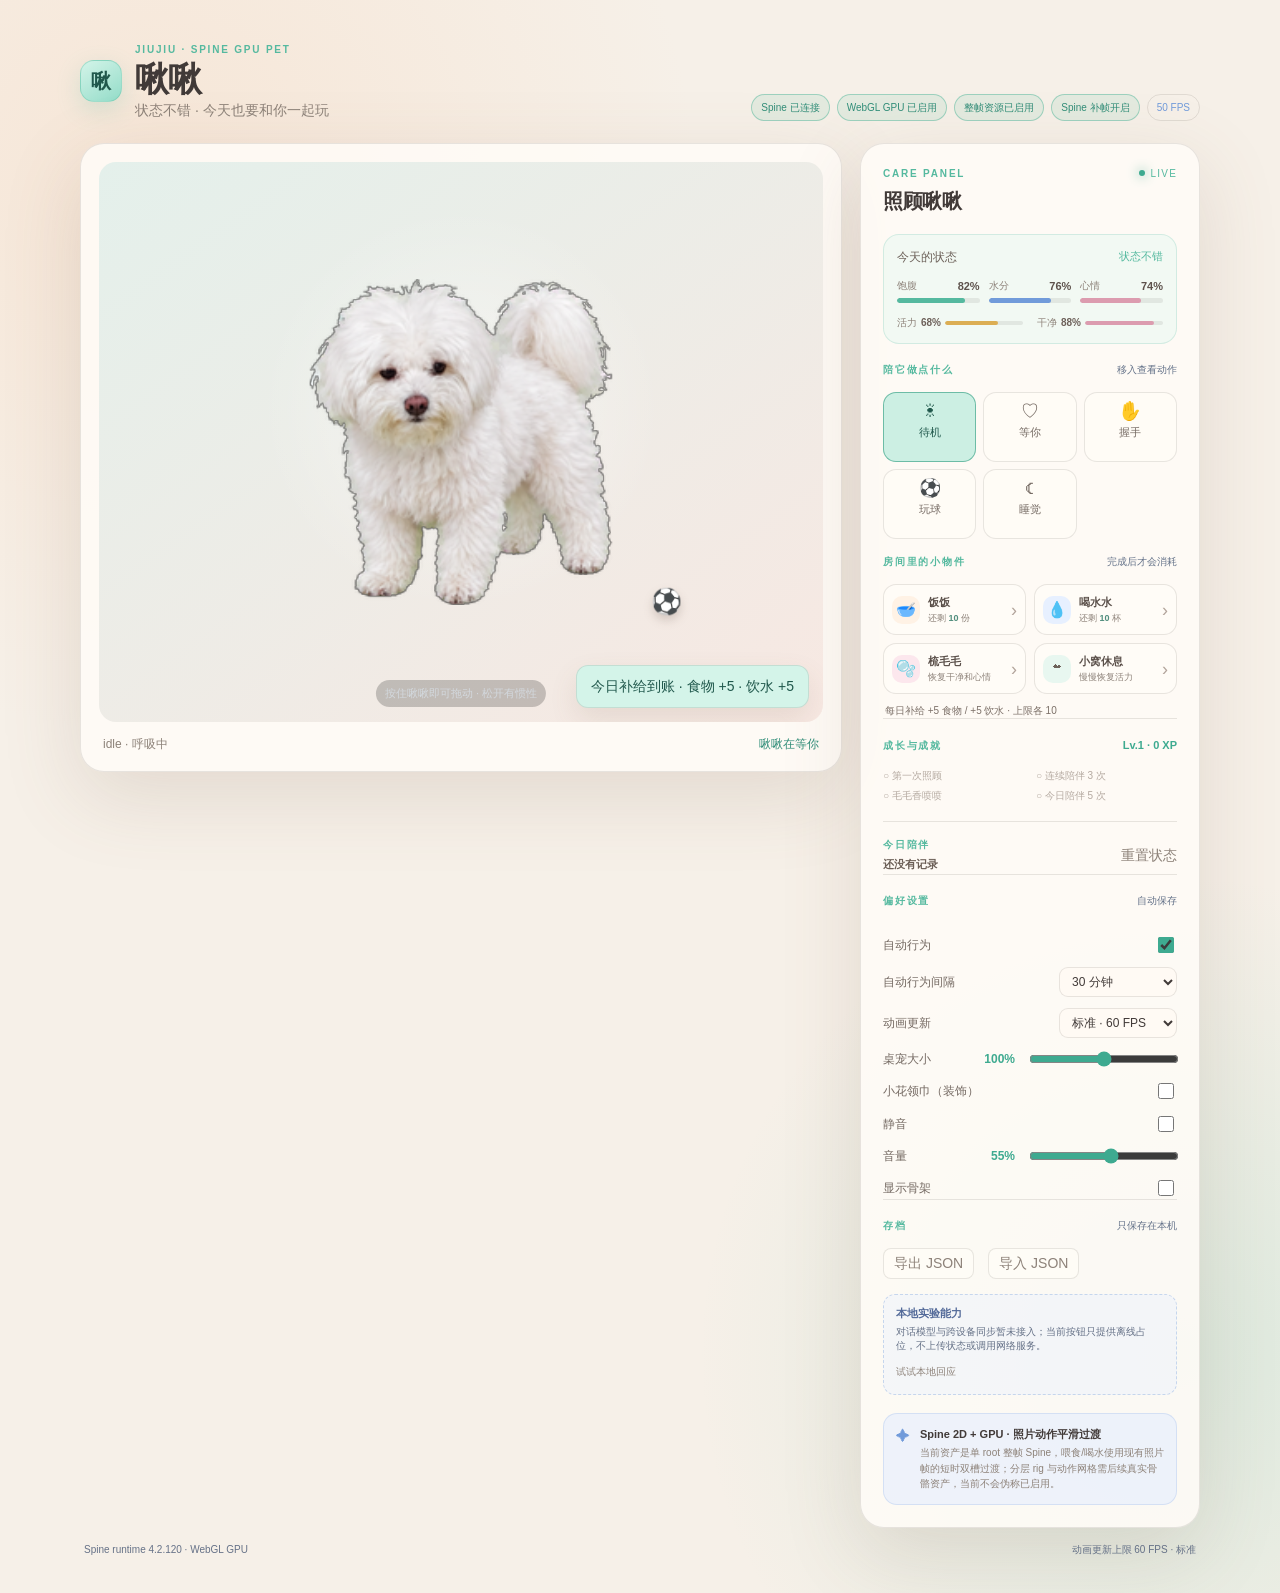
<file: spine-poc/index.html>
<!doctype html>
<html lang="zh-CN">
<head>
  <meta charset="utf-8">
  <meta name="viewport" content="width=device-width, initial-scale=1">
  <title>啾啾 · Spine 2D 桌宠</title>
  <link rel="icon" href="data:,">
  <link rel="stylesheet" href="app.css">
</head>
<body>
  <main class="shell" id="app-shell">
    <header class="topbar">
      <div class="brand-block" data-host-action="drag" title="按住拖动啾啾">
        <div class="brand-mark">啾</div>
        <div>
          <p class="eyebrow">JIUJIU · SPINE GPU PET</p>
          <h1>啾啾</h1>
          <p class="subtitle" id="mood-status">今天也要和你一起玩</p>
        </div>
      </div>
      <div class="topbar-right">
        <div class="telemetry" aria-live="polite">
          <span id="spine-status" class="pill pending">Spine 加载中</span>
          <span id="gpu-status" class="pill pending">GPU 检测中</span>
          <span id="rig-status" class="pill pending">分层骨骼检测中</span>
          <span id="interpolation-status" class="pill ok">Spine 补帧开启</span>
          <span id="fps-status" class="metric">-- FPS</span>
        </div>
        <div class="window-actions" aria-label="窗口控制">
          <button class="window-button panel-toggle" id="panel-toggle" title="打开照顾面板" aria-expanded="false">☰</button>
          <button class="window-button" data-host-action="minimize" title="最小化">−</button>
          <button class="window-button close" data-host-action="close" title="退出桌宠">×</button>
        </div>
      </div>
    </header>

    <section class="workspace">
      <div class="stage-card">
        <div class="stage-wrap" id="stage-wrap">
          <canvas id="stage" width="512" height="512" aria-label="啾啾 Spine GPU 动画画布"></canvas>
          <div id="dirt-overlay" class="care-overlay dirt-overlay" role="status" aria-label="啾啾身上有一点灰尘" hidden>·　✦　·</div>
          <div id="equipment-overlay" class="care-overlay equipment-overlay" role="status" aria-label="已装备小花领巾" hidden>🎀</div>
          <button id="play-ball" class="play-ball" type="button" aria-label="拖住小球和啾啾玩">⚽</button>
          <div id="pet-bubble" class="pet-bubble" aria-live="polite"></div>
          <div class="quick-actions" aria-label="快捷照顾">
            <button class="quick-action" data-action="petting" title="摸摸头"><span>♡</span><b>摸摸头</b></button>
            <button class="quick-action" data-action="feeding" title="喂饭饭"><span>🥣</span><b>饭饭</b></button>
            <button class="quick-action" data-action="drinking" title="喝水水"><span>💧</span><b>喝水水</b></button>
            <button class="quick-action" data-action="playing" title="玩球球"><span>⚽</span><b>玩球球</b></button>
            <button class="quick-action" data-action="rest" title="睡一会儿"><span>☁</span><b>休息</b></button>
          </div>
          <div id="loading" class="loading">正在加载啾啾…</div>
          <div id="error" class="error" hidden></div>
          <div id="toast" class="toast" aria-live="polite"></div>
          <div class="stage-hint">按住啾啾即可拖动 · 松开有惯性</div>
        </div>
        <div class="stage-caption">
          <span id="motion-status">idle · 呼吸中</span>
          <span id="drag-status">啾啾在等你</span>
        </div>
      </div>

      <aside class="control-card">
        <div class="control-head">
          <div>
            <p class="eyebrow">CARE PANEL</p>
            <h2>照顾啾啾</h2>
          </div>
          <div class="control-head-actions">
            <button class="panel-close" id="panel-close" type="button" title="返回桌宠" aria-label="返回桌宠"><span aria-hidden="true">←</span> 返回桌宠</button>
            <span class="live-dot">LIVE</span>
          </div>
        </div>

        <section class="status-panel" aria-label="啾啾状态">
          <div class="status-heading">
            <span>今天的状态</span>
            <span id="status-summary">状态不错</span>
          </div>
          <div class="status-grid">
            <div class="status-item" data-stat="hunger">
              <div class="status-label"><span>饱腹</span><strong id="hunger-value">82%</strong></div>
              <div class="progress"><i id="hunger-bar"></i></div>
            </div>
            <div class="status-item" data-stat="thirst">
              <div class="status-label"><span>水分</span><strong id="thirst-value">76%</strong></div>
              <div class="progress blue"><i id="thirst-bar"></i></div>
            </div>
              <div class="status-item" data-stat="happiness">
                <div class="status-label"><span>心情</span><strong id="happiness-value">74%</strong></div>
                <div class="progress pink"><i id="happiness-bar"></i></div>
              </div>
            </div>
            <div class="status-mini-line" aria-label="次要状态">
              <span>活力 <strong id="energy-value">68%</strong><i class="mini-progress"><b id="energy-bar"></b></i></span>
              <span>干净 <strong id="cleanliness-value">88%</strong><i class="mini-progress pink"><b id="cleanliness-bar"></b></i></span>
            </div>
        </section>

        <div class="section action-section">
          <div class="section-title-row">
            <p class="section-label">陪它做点什么</p>
            <span class="section-help">移入查看动作</span>
          </div>
          <div class="actions" role="group" aria-label="啾啾动作">
            <button class="action active" data-action="idle" data-animation="idle" data-loop="true"><span class="action-icon">☀</span><span>待机</span></button>
            <button class="action" data-action="waiting" data-animation="waiting" data-loop="true"><span class="action-icon">♡</span><span>等你</span></button>
            <button class="action" data-action="handshake" data-animation="handshake"><span class="action-icon">✋</span><span>握手</span></button>
            <button class="action" data-action="playing" data-animation="playing"><span class="action-icon">⚽</span><span>玩球</span></button>
            <button class="action" data-action="sleeping" data-animation="sleeping" data-loop="true"><span class="action-icon">☾</span><span>睡觉</span></button>
          </div>
        </div>

        <div class="care-tray" aria-label="照顾用品">
          <div class="section-title-row"><p class="section-label">房间里的小物件</p><span class="section-help">完成后才会消耗</span></div>
          <div class="care-items">
            <button class="care-item" data-action="feeding"><span class="care-item-icon">🥣</span><div><strong>饭饭</strong><small>还剩 <b id="food-count">6</b> 份</small></div><span class="care-item-arrow">›</span></button>
            <button class="care-item" data-action="drinking"><span class="care-item-icon">💧</span><div><strong>喝水水</strong><small>还剩 <b id="water-count">8</b> 杯</small></div><span class="care-item-arrow">›</span></button>
            <button class="care-item" data-action="cleaning"><span class="care-item-icon">🫧</span><div><strong>梳毛毛</strong><small>恢复干净和心情</small></div><span class="care-item-arrow">›</span></button>
            <button class="care-item" data-action="rest"><span class="care-item-icon">☁</span><div><strong>小窝休息</strong><small>慢慢恢复活力</small></div><span class="care-item-arrow">›</span></button>
          </div>
          <p id="inventory-feedback" class="inventory-feedback">每日补给 +5 食物 / +5 饮水 · 上限各 10</p>
        </div>

        <div class="section growth-section">
          <div class="section-title-row"><p class="section-label">成长与成就</p><strong id="growth-status">Lv.1 · 0 XP</strong></div>
          <ul id="achievement-list" class="achievement-list" aria-label="成就列表"></ul>
        </div>

        <div class="record-row">
          <div>
            <p class="section-label">今日陪伴</p>
            <strong id="today-record">还没有记录</strong>
          </div>
          <button class="text-button" id="reset-state">重置状态</button>
        </div>

        <div class="section settings">
          <div class="section-title-row"><p class="section-label">偏好设置</p><span class="section-help">自动保存</span></div>
          <label class="switch-row"><span>自动行为</span><input id="auto-toggle" type="checkbox" checked></label>
          <label class="switch-row"><span>自动行为间隔</span><select id="auto-interval"><option value="15">15 分钟</option><option value="30" selected>30 分钟</option><option value="60">60 分钟</option></select></label>
          <label class="switch-row"><span>动画更新</span><select id="quality-select"><option value="30">节能 · 30 FPS</option><option value="60" selected>标准 · 60 FPS</option><option value="90">流畅 · 90 FPS</option></select></label>
          <label class="scale-row" for="scale-range"><span>桌宠大小 <output id="scale-value" for="scale-range">100%</output></span><input id="scale-range" type="range" min="70" max="130" step="5" value="100"></label>
          <label class="switch-row"><span>小花领巾（装饰）</span><input id="equipment-toggle" type="checkbox"></label>
          <label class="switch-row"><span>静音</span><input id="mute-toggle" type="checkbox"></label>
          <label class="scale-row" for="volume-range"><span>音量 <output id="volume-value" for="volume-range">55%</output></span><input id="volume-range" type="range" min="0" max="100" step="5" value="55"></label>
          <label class="switch-row"><span>显示骨架</span><input id="debug-toggle" type="checkbox"></label>
        </div>

        <div class="section archive-section">
          <div class="section-title-row"><p class="section-label">存档</p><span class="section-help">只保存在本机</span></div>
          <div class="archive-actions"><button class="text-button archive-button" id="export-state" type="button">导出 JSON</button><button class="text-button archive-button" id="import-state" type="button">导入 JSON</button></div>
          <input id="import-file" type="file" accept="application/json,.json" hidden>
        </div>

        <div class="local-only-note">
          <strong>本地实验能力</strong>
          <p>对话模型与跨设备同步暂未接入；当前按钮只提供离线占位，不上传状态或调用网络服务。</p>
          <button class="text-button" id="llm-placeholder" type="button">试试本地回应</button>
        </div>

          <div class="tech-note">
           <div class="note-icon">✦</div>
           <div><strong>Spine 2D + GPU · 照片动作平滑过渡</strong><p>当前资产是单 root 整帧 Spine，喂食/喝水使用现有照片帧的短时双槽过渡；分层 rig 与动作网格需后续真实骨骼资产，当前不会伪称已启用。</p></div>
        </div>
      </aside>
    </section>

    <footer>
      <span>Spine runtime 4.2.120 · WebGL GPU</span>
      <span id="quality-note">动画更新上限 60 FPS · 标准</span>
    </footer>
  </main>

  <div id="context-menu" class="context-menu" role="menu" aria-label="啾啾快捷菜单" hidden>
    <button type="button" role="menuitem" data-context-action="feeding">🥣 喂食</button>
    <button type="button" role="menuitem" data-context-action="drinking">💧 喝水</button>
    <button type="button" role="menuitem" data-context-action="cleaning">🫧 梳毛</button>
    <button type="button" role="menuitem" data-context-action="sleeping">☾ 睡觉</button>
    <button type="button" role="menuitem" data-context-action="close">× 退出</button>
  </div>

  <script src="vendor/spine-webgl-4.2.120.js"></script>
  <script src="app.js"></script>
</body>
</html>
</file>
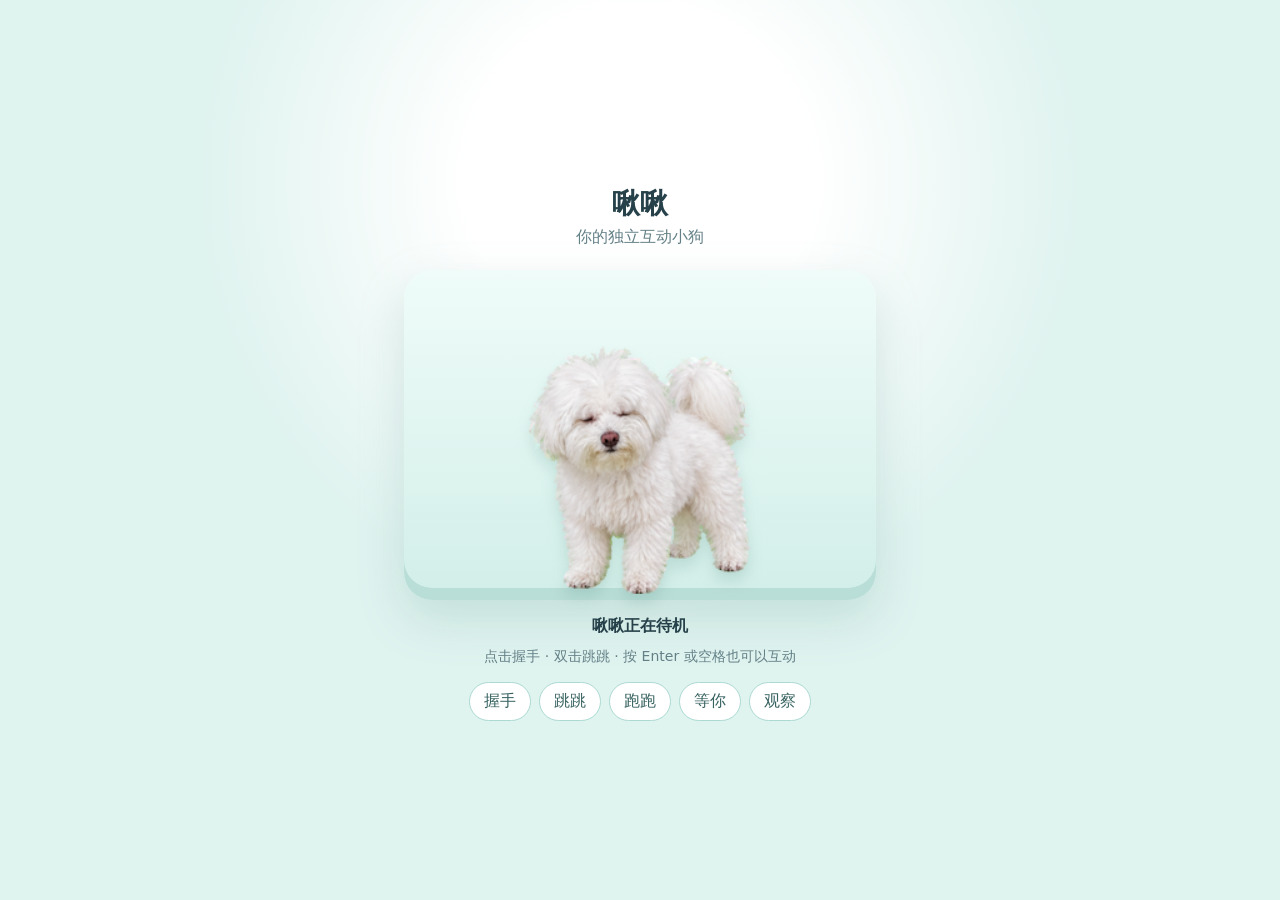
<file: outputs/xiaobai-web/index.html>
<!doctype html>
<html lang="zh-CN">
<head>
  <meta charset="utf-8">
  <meta name="viewport" content="width=device-width, initial-scale=1">
  <title>啾啾 · 独立互动宠物</title>
  <style>
    :root { color-scheme: light; font-family: system-ui, -apple-system, "Microsoft YaHei", sans-serif; }
    * { box-sizing: border-box; }
    body {
      min-height: 100vh; margin: 0; display: grid; place-items: center;
      color: #26414a; background: radial-gradient(circle at 50% 20%, #fff 0 18%, transparent 46%), #dff3ef;
    }
    main { width: min(92vw, 520px); padding: 28px 24px 22px; text-align: center; }
    h1 { margin: 0 0 4px; font-size: 28px; }
    p { margin: 0; color: #648087; }
    .stage {
      min-height: 330px; margin: 22px 0 16px; display: grid; place-items: end center;
      border-radius: 28px; background: linear-gradient(#effcf9, #d2eee8);
      box-shadow: inset 0 -12px 0 #b9ded7, 0 18px 45px #77aaa244;
    }
    #pet {
      width: 240px; height: 260px; padding: 0; border: 0; cursor: pointer;
      background: transparent url("spritesheet.webp") no-repeat;
      background-size: 1920px 2860px;
      filter: drop-shadow(0 10px 7px #5b8e8730);
      transition: transform .15s ease, filter .15s ease;
    }
    #pet:hover { transform: translateY(-4px) scale(1.02); filter: drop-shadow(0 14px 9px #5b8e8740); }
    #pet:focus-visible { outline: 4px solid #78bdb1; outline-offset: 4px; border-radius: 18px; }
    .status { min-height: 24px; font-weight: 600; }
    .hint { margin-top: 8px; font-size: 14px; }
    .actions { display: flex; justify-content: center; gap: 8px; margin-top: 16px; }
    .actions button {
      border: 1px solid #acd9d2; border-radius: 999px; padding: 8px 14px; cursor: pointer;
      color: #35615f; background: #fff; font: inherit;
    }
    .actions button:hover { background: #f5fffd; }
    @media (prefers-reduced-motion: reduce) { #pet { transition: none; } }
  </style>
</head>
<body>
  <main>
    <h1>啾啾</h1>
    <p>你的独立互动小狗</p>
    <section class="stage" aria-label="啾啾互动区域">
      <button id="pet" type="button" aria-label="点击啾啾互动"></button>
    </section>
    <div id="status" class="status" aria-live="polite">啾啾正在待机</div>
    <p class="hint">点击握手 · 双击跳跳 · 按 Enter 或空格也可以互动</p>
    <div class="actions" aria-label="动画操作">
      <button type="button" data-action="handshake">握手</button>
      <button type="button" data-action="jumping">跳跳</button>
      <button type="button" data-action="running">跑跑</button>
      <button type="button" data-action="waiting">等你</button>
      <button type="button" data-action="review">观察</button>
    </div>
  </main>
  <script>
    const pet = document.querySelector("#pet");
    const status = document.querySelector("#status");
    const scale = 1.25; // Exact integer-sized cell scale: 192x208 -> 240x260.
    const states = {
      idle:      { row: 0, frames: 6, durations: [420, 260, 260, 340, 340, 620], label: "待机" },
      handshake: { row: 3, sequence: [0, 1, 2, 2, 2, 1, 0], durations: [700, 900, 1100, 1100, 1100, 900, 1200], label: "握手" },
      jumping:   { row: 4, frames: 5, durations: [650, 750, 750, 750, 1300], label: "跳跳" },
      running:   { row: 1, frames: 8, durations: [500, 500, 500, 500, 500, 500, 500, 900], label: "跑跑" },
      waiting:   { row: 6, frames: 6, durations: [800, 800, 800, 800, 800, 1400], label: "等你" },
      review:    { row: 8, frames: 6, durations: [700, 700, 700, 700, 700, 1400], label: "观察" }
    };
    const MOTION_SLOWDOWN = 1.5;
    let current = "idle", frame = 0, timer;

    const frameDelay = (state, index) => Math.round(state.durations[index] * MOTION_SLOWDOWN);

    function render() {
      const state = states[current];
      const sourceFrame = state.sequence ? state.sequence[frame] : frame;
      pet.style.backgroundPosition = `${-sourceFrame * 192 * scale}px ${-state.row * 208 * scale}px`;
      status.textContent = `啾啾正在${state.label}`;
    }

    function play(name, once = false) {
      clearTimeout(timer);
      current = name in states ? name : "idle";
      frame = 0;
      render();
      const state = states[current];
      const frameCount = state.sequence ? state.sequence.length : state.frames;
      const advance = () => {
        if (once && frame === frameCount - 1) return play("idle");
        frame = (frame + 1) % frameCount;
        render();
      timer = setTimeout(advance, frameDelay(state, frame));
      };
      timer = setTimeout(advance, state.durations[0]);
    }

    pet.addEventListener("click", () => play("handshake", true));
    pet.addEventListener("dblclick", () => play("jumping", true));
    pet.addEventListener("keydown", event => {
      if (event.key === "Enter" || event.key === " ") {
        event.preventDefault();
        play("handshake", true);
      }
    });
    document.querySelectorAll("[data-action]").forEach(button => {
      button.addEventListener("click", () => play(button.dataset.action, true));
    });
    play("idle");
  </script>
</body>
</html>
</file>
<file: spine-poc/app.css>
:root {
  color-scheme: light;
  --bg: #f6f0e8;
  --panel: rgba(255, 252, 247, .86);
  --panel-solid: #fffaf4;
  --line: rgba(82, 73, 67, .13);
  --line-strong: rgba(82, 73, 67, .24);
  --muted: #8d8279;
  --text: #413a38;
  --accent: #55b99f;
  --accent-strong: #3eaa90;
  --blue: #719bda;
  --yellow: #dcae53;
  --pink: #dc9caf;
}

* { box-sizing: border-box; }
html, body { min-height: 100%; }
body {
  margin: 0;
  min-width: 960px;
  color: var(--text);
  font: 14px/1.5 "Segoe UI", "Microsoft YaHei", sans-serif;
  background:
    radial-gradient(circle at 12% 12%, rgba(247, 208, 177, .32), transparent 34rem),
    radial-gradient(circle at 92% 85%, rgba(116, 203, 177, .2), transparent 30rem),
    var(--bg);
}

button, select { font: inherit; }
button { -webkit-tap-highlight-color: transparent; }
button:focus-visible, select:focus-visible, input:focus-visible { outline: 2px solid var(--accent); outline-offset: 2px; }
.sr-only { position: absolute; width: 1px; height: 1px; padding: 0; margin: -1px; overflow: hidden; clip: rect(0, 0, 0, 0); white-space: nowrap; border: 0; }

.shell { width: min(1120px, calc(100vw - 64px)); margin: 0 auto; padding: 42px 0 22px; }
.topbar { display: flex; align-items: flex-end; justify-content: space-between; gap: 24px; margin-bottom: 22px; }
.brand-block { display: flex; align-items: center; gap: 13px; cursor: grab; user-select: none; }
.brand-block:active { cursor: grabbing; }
.brand-mark { display: grid; place-items: center; width: 42px; height: 42px; border: 1px solid rgba(85, 185, 159, .35); border-radius: 14px; color: #20584c; font-size: 20px; font-weight: 900; background: linear-gradient(145deg, #d4f4e9, #93dcc8); box-shadow: 0 8px 25px rgba(85, 185, 159, .2); }
.topbar-right { display: flex; align-items: flex-end; gap: 16px; }
.eyebrow, .section-label { margin: 0 0 5px; color: var(--accent); font-size: 10px; font-weight: 800; letter-spacing: .18em; }
h1, h2, p { margin-top: 0; }
h1 { margin: 0 0 2px; font-size: 34px; line-height: 1.05; letter-spacing: -.04em; }
h2 { margin: 0; font-size: 20px; letter-spacing: -.02em; }
.subtitle { margin: 0; color: var(--muted); }
.telemetry { display: flex; align-items: center; gap: 7px; white-space: nowrap; }
.pill, .metric { border: 1px solid var(--line); border-radius: 999px; padding: 5px 9px; font-size: 10px; }
.pill.pending { color: #8d8279; }
.pill.ok { color: #318e79; border-color: rgba(71, 177, 149, .45); background: rgba(91, 196, 165, .12); }
.pill.bad { color: #be5b69; border-color: rgba(211, 103, 119, .45); background: rgba(231, 146, 157, .12); }
.metric { color: var(--blue); }
.window-actions { display: none; gap: 5px; }
.panel-toggle { display: none; }
.window-button { display: grid; place-items: center; width: 30px; height: 30px; border: 1px solid var(--line); border-radius: 10px; color: #756a63; background: rgba(255, 252, 247, .7); cursor: pointer; }
.window-button:hover { border-color: var(--line-strong); color: var(--text); background: rgba(255,255,255,.11); }
.window-button.close:hover { border-color: rgba(255, 130, 147, .5); color: #ffd3da; background: rgba(255, 100, 120, .16); }

.workspace { display: grid; grid-template-columns: minmax(560px, 1fr) 340px; gap: 18px; align-items: start; }
.stage-card, .control-card { border: 1px solid var(--line); border-radius: 24px; background: var(--panel); box-shadow: 0 24px 80px rgba(123, 95, 72, .16); }
.stage-card { padding: 18px; }
.stage-wrap { position: relative; display: grid; place-items: center; min-height: 560px; overflow: hidden; border-radius: 17px; background: linear-gradient(145deg, #e4f0eb, #f7e8e2); }
.stage-wrap::after { content: ""; position: absolute; inset: 0; pointer-events: none; background: radial-gradient(circle at 50% 44%, rgba(255, 255, 255, .48), transparent 42%); }
canvas { position: relative; z-index: 1; width: min(512px, 100%); height: min(512px, 100%); touch-action: none; cursor: grab; }
canvas:active { cursor: grabbing; }
.care-overlay { position: absolute; z-index: 2; pointer-events: none; user-select: none; }
.dirt-overlay { top: 48%; left: 50%; color: #8f806f; font-size: 25px; letter-spacing: .12em; text-shadow: 0 1px 0 rgba(255,255,255,.7); transform: translate(-50%, -50%) rotate(-12deg); }
.equipment-overlay { top: 42%; left: 50%; font-size: 28px; transform: translate(-50%, -50%); filter: drop-shadow(0 3px 2px rgba(80, 50, 30, .2)); }
.play-ball { position: absolute; z-index: 3; right: 19%; bottom: 18%; display: grid; place-items: center; width: 38px; height: 38px; padding: 0; border: 0; border-radius: 50%; font-size: 25px; background: transparent; cursor: grab; filter: drop-shadow(0 5px 5px rgba(70, 50, 40, .18)); touch-action: none; transition: transform .18s ease, opacity .18s ease; }
.play-ball:hover { transform: scale(1.12) rotate(-8deg); }
.play-ball:active { cursor: grabbing; transform: scale(.96); }
.play-ball.thrown { animation: ball-return .8s ease both; }
@keyframes ball-return { 50% { transform: translate(-90px, -75px) rotate(180deg) scale(.8); } 100% { transform: translate(0, 0) rotate(360deg); } }
.loading, .error, .toast { position: absolute; z-index: 4; padding: 10px 14px; border: 1px solid var(--line); border-radius: 12px; background: rgba(255, 252, 247, .92); box-shadow: 0 12px 28px rgba(123, 95, 72, .12); }
.loading { color: var(--muted); }
.error { max-width: 80%; color: #be5b69; white-space: pre-wrap; }
.toast { right: 14px; bottom: 14px; max-width: calc(100% - 28px); color: #20584c; background: #d4f4e9; opacity: 0; transform: translateY(6px); transition: opacity .2s ease, transform .2s ease; pointer-events: none; }
.toast.visible { opacity: 1; transform: translateY(0); }
.stage-hint { position: absolute; z-index: 2; left: 50%; bottom: 15px; padding: 5px 9px; border-radius: 999px; color: rgba(219, 232, 244, .62); font-size: 11px; background: rgba(0, 0, 0, .2); transform: translateX(-50%); pointer-events: none; }
.stage-caption { display: flex; justify-content: space-between; gap: 12px; padding: 13px 4px 0; color: var(--muted); font-size: 12px; }
#drag-status { color: #318e79; }

.pet-bubble { position: absolute; z-index: 3; top: 34px; left: 50%; max-width: 74%; padding: 8px 13px; border: 1px solid rgba(85, 185, 159, .24); border-radius: 14px 14px 14px 4px; color: #5a514c; font-size: 11px; background: rgba(255, 252, 247, .9); box-shadow: 0 10px 26px rgba(123, 95, 72, .12); opacity: 0; transform: translate(-50%, 6px) scale(.96); transition: opacity .18s ease, transform .18s ease; pointer-events: none; }
.pet-bubble.visible { opacity: 1; transform: translate(-50%, 0) scale(1); }
.quick-actions { position: absolute; z-index: 3; bottom: 49px; left: 50%; display: flex; gap: 7px; opacity: 0; pointer-events: none; transform: translate(-50%, 10px); transition: opacity .18s ease, transform .18s ease; }
.stage-wrap:hover .quick-actions, .stage-wrap:focus-within .quick-actions { opacity: 1; pointer-events: auto; transform: translate(-50%, 0); }
.quick-action { display: grid; place-items: center; gap: 2px; min-width: 49px; padding: 7px 8px 6px; border: 1px solid rgba(82, 73, 67, .13); border-radius: 13px; color: #6e625b; background: rgba(255, 252, 247, .88); box-shadow: 0 8px 20px rgba(123, 95, 72, .12); cursor: pointer; transition: transform .16s ease, border-color .16s ease, background .16s ease, color .16s ease; }
.quick-action:hover { border-color: rgba(85, 185, 159, .5); color: #318e79; background: #f0fbf7; transform: translateY(-3px); }
.quick-action:active { transform: scale(.94); }
.quick-action span { font-size: 16px; line-height: 1; }
.quick-action b { font-size: 9px; font-weight: 700; white-space: nowrap; }

.control-card { padding: 22px; }
.control-head { display: flex; align-items: flex-start; justify-content: space-between; gap: 12px; margin-bottom: 18px; }
.control-head-actions { display: flex; align-items: center; gap: 10px; }
.panel-close { display: none; align-items: center; gap: 4px; padding: 5px 8px; border: 1px solid rgba(85, 185, 159, .28); border-radius: 9px; color: #318e79; font-size: 11px; white-space: nowrap; background: rgba(240, 251, 247, .82); cursor: pointer; transition: border-color .16s ease, background .16s ease, color .16s ease, transform .16s ease; }
.panel-close:hover { border-color: rgba(85, 185, 159, .58); color: #20584c; background: #e5f8f0; }
.panel-close:active { transform: scale(.96); }
.panel-close span { font-size: 15px; line-height: 1; }
.live-dot { color: var(--accent); font-size: 10px; letter-spacing: .12em; }
.live-dot::before { content: ""; display: inline-block; width: 6px; height: 6px; margin: 0 6px 1px 0; border-radius: 50%; background: var(--accent-strong); box-shadow: 0 0 12px var(--accent-strong); }
.status-panel { padding: 13px; border: 1px solid rgba(85, 185, 159, .2); border-radius: 16px; background: rgba(232, 249, 242, .58); }
.status-heading, .status-label, .section-title-row, .switch-row, .record-row { display: flex; align-items: center; justify-content: space-between; gap: 10px; }
.status-heading { margin-bottom: 12px; color: #6d625a; font-size: 12px; }
#status-summary { color: var(--accent); font-size: 11px; }
.status-grid { display: grid; grid-template-columns: repeat(3, 1fr); gap: 9px; }
.status-label { margin-bottom: 4px; color: var(--muted); font-size: 10px; }
.status-label strong { color: #5d514b; font-size: 11px; font-weight: 700; }
.progress { height: 5px; overflow: hidden; border-radius: 999px; background: rgba(82, 73, 67, .1); }
.progress i { display: block; width: 0; height: 100%; border-radius: inherit; background: var(--accent); transition: width .35s ease; }
.progress.blue i { background: var(--blue); }
.progress.yellow i { background: var(--yellow); }
.progress.pink i { background: var(--pink); }
.status-mini-line { display: flex; gap: 14px; margin-top: 12px; color: var(--muted); font-size: 10px; }
.status-mini-line > span { display: flex; align-items: center; gap: 4px; flex: 1; }
.status-mini-line strong { color: #6c5f58; font-size: 10px; }
.mini-progress { display: block; flex: 1; height: 4px; overflow: hidden; border-radius: 999px; background: rgba(82, 73, 67, .1); }
.mini-progress b { display: block; width: 0; height: 100%; border-radius: inherit; background: var(--yellow); transition: width .35s ease; }
.mini-progress.pink b { background: var(--pink); }
.section { padding: 18px 0 0; }
.section-title-row { align-items: baseline; margin-bottom: 10px; }
.section-help { color: #647289; font-size: 10px; }
.actions { display: grid; grid-template-columns: repeat(3, 1fr); gap: 7px; }
.action { position: relative; display: flex; flex-direction: column; align-items: center; gap: 4px; min-height: 70px; padding: 9px 5px; border: 1px solid var(--line); border-radius: 13px; color: #756a63; background: rgba(255, 252, 247, .72); cursor: pointer; transition: transform .16s ease, border-color .16s ease, background .16s ease, color .16s ease; }
.action:hover { border-color: rgba(85,185,159,.52); color: var(--text); background: #f0fbf7; transform: translateY(-2px); }
.action:active, .care-button:active, .text-button:active, .window-button:active { transform: scale(.96); }
.action.active { border-color: rgba(72, 169, 143, .72); color: #20584c; background: #ccefe3; }
.action-icon { font-size: 18px; line-height: 1; }
.action span:last-of-type { font-size: 11px; }
.action em { position: absolute; top: 5px; right: 6px; color: var(--muted); font-size: 9px; font-style: normal; }
.action.active em { color: #237264; }
.care-tray { padding-top: 15px; }
.care-items { display: grid; grid-template-columns: 1fr 1fr; gap: 8px; }
.care-item { display: flex; align-items: center; gap: 8px; min-width: 0; padding: 9px 8px; border: 1px solid var(--line); border-radius: 13px; color: #6d625a; text-align: left; background: rgba(255, 252, 247, .74); cursor: pointer; transition: transform .16s ease, border-color .16s ease, background .16s ease; }
.care-item:hover { border-color: rgba(85,185,159,.46); background: #f0fbf7; transform: translateY(-1px); }
.care-item:active { transform: scale(.97); }
.care-item-icon { flex: 0 0 auto; display: grid; place-items: center; width: 28px; height: 28px; border-radius: 10px; background: #fff2e5; font-size: 16px; }
.care-item:nth-child(2) .care-item-icon { background: #e7f0ff; }
.care-item:nth-child(3) .care-item-icon { background: #fce7ed; }
.care-item:nth-child(4) .care-item-icon { background: #e8f7f0; }
.care-item strong, .care-item small { display: block; }
.care-item strong { color: #5b504a; font-size: 11px; }
.care-item small { margin-top: 1px; color: var(--muted); font-size: 9px; white-space: nowrap; }
.care-item small b { color: #518e7d; font-weight: 700; }
.care-item-arrow { margin-left: auto; color: #b2a49b; font-size: 18px; line-height: 1; }
.inventory-feedback { margin: 9px 2px 0; color: #7c7068; font-size: 10px; }
.growth-section { border-top: 1px solid var(--line); }
.growth-section .section-title-row strong { color: var(--accent-strong); font-size: 11px; }
.achievement-list { display: grid; grid-template-columns: 1fr 1fr; gap: 5px 12px; margin: 0; padding: 0; list-style: none; color: var(--muted); font-size: 10px; }
.achievement-list .earned { color: #318e79; font-weight: 700; }
.achievement-list .locked { color: #b4a9a0; }
.record-row { margin-top: 18px; padding-top: 15px; border-top: 1px solid var(--line); }
.record-row .section-label { margin-bottom: 1px; }
.record-row strong { color: #6b5e56; font-size: 11px; font-weight: 600; }
.text-button { padding: 5px 0; border: 0; color: var(--muted); background: none; cursor: pointer; }
.text-button:hover { color: #318e79; }
.archive-section { border-top: 1px solid var(--line); }
.archive-actions { display: flex; gap: 14px; }
.archive-button { padding: 4px 10px; border: 1px solid var(--line); border-radius: 8px; background: rgba(255, 252, 247, .72); }
.local-only-note { margin-top: 15px; padding: 10px 12px; border: 1px dashed rgba(113, 155, 218, .35); border-radius: 12px; color: #657187; background: rgba(228, 237, 255, .35); }
.local-only-note strong { display: block; margin-bottom: 3px; color: #536a99; font-size: 11px; }
.local-only-note p { margin: 0 0 5px; font-size: 10px; line-height: 1.45; }
.local-only-note .text-button { font-size: 10px; }
.settings { display: grid; gap: 11px; border-top: 1px solid var(--line); }
.switch-row { color: #756a63; font-size: 12px; }
select { min-width: 118px; padding: 6px 8px; border: 1px solid var(--line); border-radius: 9px; color: var(--text); background: var(--panel-solid); cursor: pointer; }
input[type="checkbox"] { width: 16px; height: 16px; accent-color: var(--accent-strong); }
.scale-row { display: grid; grid-template-columns: 1fr 150px; align-items: center; gap: 12px; color: #756a63; font-size: 12px; }
.scale-row span { display: flex; justify-content: space-between; gap: 8px; }
.scale-row output { color: var(--accent-strong); font-variant-numeric: tabular-nums; font-weight: 700; }
input[type="range"] { width: 100%; accent-color: var(--accent-strong); cursor: pointer; }
.tech-note { display: flex; gap: 10px; margin-top: 18px; padding: 12px; border: 1px solid rgba(113, 155, 218, .2); border-radius: 14px; background: rgba(228, 237, 255, .58); }
.note-icon { color: var(--blue); }
.tech-note strong { display: block; margin-bottom: 3px; font-size: 11px; }
.tech-note p { margin: 0; color: var(--muted); font-size: 10px; line-height: 1.55; }
footer { display: flex; justify-content: space-between; gap: 20px; padding: 14px 4px; color: #657187; font-size: 10px; }
.context-menu { position: fixed; z-index: 20; display: grid; min-width: 146px; padding: 5px; border: 1px solid var(--line-strong); border-radius: 12px; background: rgba(255, 252, 247, .98); box-shadow: 0 14px 35px rgba(70, 54, 45, .2); }
.context-menu[hidden] { display: none; }
.context-menu button { padding: 8px 10px; border: 0; border-radius: 8px; color: var(--text); text-align: left; background: transparent; cursor: pointer; }
.context-menu button:hover, .context-menu button:focus-visible { color: #20584c; background: #e5f8f0; outline: 0; }
body.host-paused .stage-wrap, body.host-locked .stage-wrap { filter: saturate(.72); }
body.pet-dirty .dirt-overlay { display: block; }

body.desktop-mode { min-width: 0; overflow: hidden; background: transparent; }
.desktop-mode .shell { width: 100%; min-height: 100vh; padding: 8px; }
.desktop-mode .topbar { position: absolute; z-index: 5; inset: 8px 8px auto; align-items: center; margin-bottom: 0; pointer-events: none; }
.desktop-mode .brand-block, .desktop-mode .subtitle, .desktop-mode .telemetry { display: none; }
.desktop-mode .topbar-right { width: 100%; justify-content: flex-end; align-items: center; }
.desktop-mode .window-actions { display: flex; opacity: 0; pointer-events: none; transition: opacity .16s ease; }
.desktop-mode.pet-hover .window-actions, .desktop-mode .window-actions:focus-within { opacity: 1; pointer-events: auto; }
.desktop-mode .panel-toggle { display: grid; }
.desktop-mode .workspace { display: block; }
.desktop-mode .stage-card { border: 0; background: transparent; box-shadow: none; padding: 0; }
.desktop-mode .stage-wrap { min-height: 390px; border-radius: 22px; background: transparent; }
.desktop-mode .stage-wrap::after { display: none; }
.desktop-mode canvas { width: min(360px, 100%); height: auto; }
.desktop-mode .play-ball { right: 15%; bottom: 17%; }
.desktop-mode .stage-hint, .desktop-mode .stage-caption { display: none; }
.desktop-mode .control-card { position: absolute; z-index: 4; right: 8px; bottom: 8px; left: 8px; max-height: calc(100vh - 24px); overflow: auto; border-color: rgba(255, 255, 255, .62); background: rgba(255, 252, 247, .92); box-shadow: 0 18px 55px rgba(123, 95, 72, .24); opacity: 0; pointer-events: none; transform: translateY(12px) scale(.98); transform-origin: bottom center; transition: opacity .2s ease, transform .2s ease; }
.desktop-mode .panel-close { display: inline-flex; }
.desktop-mode.panel-open .control-card, .desktop-mode .control-card:focus-within { opacity: 1; pointer-events: auto; transform: translateY(0) scale(1); }
.desktop-mode .tech-note, .desktop-mode footer { display: none; }

@media (max-width: 1000px) {
  body { min-width: 0; }
  .shell { width: calc(100vw - 32px); padding-top: 24px; }
  .topbar { align-items: flex-start; flex-direction: column; gap: 14px; }
  .topbar-right { width: 100%; justify-content: space-between; align-items: center; }
  .workspace { grid-template-columns: 1fr; }
  .stage-wrap { min-height: 0; }
  footer { flex-direction: column; gap: 4px; }
}

@media (prefers-reduced-motion: reduce) {
  *, *::before, *::after { scroll-behavior: auto !important; transition-duration: .01ms !important; animation-duration: .01ms !important; animation-iteration-count: 1 !important; }
}

/* Android's overlay window has no hover state, so its compact controls stay usable. */
body.mobile-mode .topbar { pointer-events: auto; }
body.mobile-mode .window-actions { display: flex; opacity: 1; pointer-events: auto; }
body.mobile-mode .window-button { color: #5c514a; background: rgba(255, 252, 247, .94); }
body.mobile-mode .window-button.close:hover { color: #be5b69; background: rgba(255, 235, 239, .96); }
body.mobile-mode .context-menu { position: fixed; }
</file>
